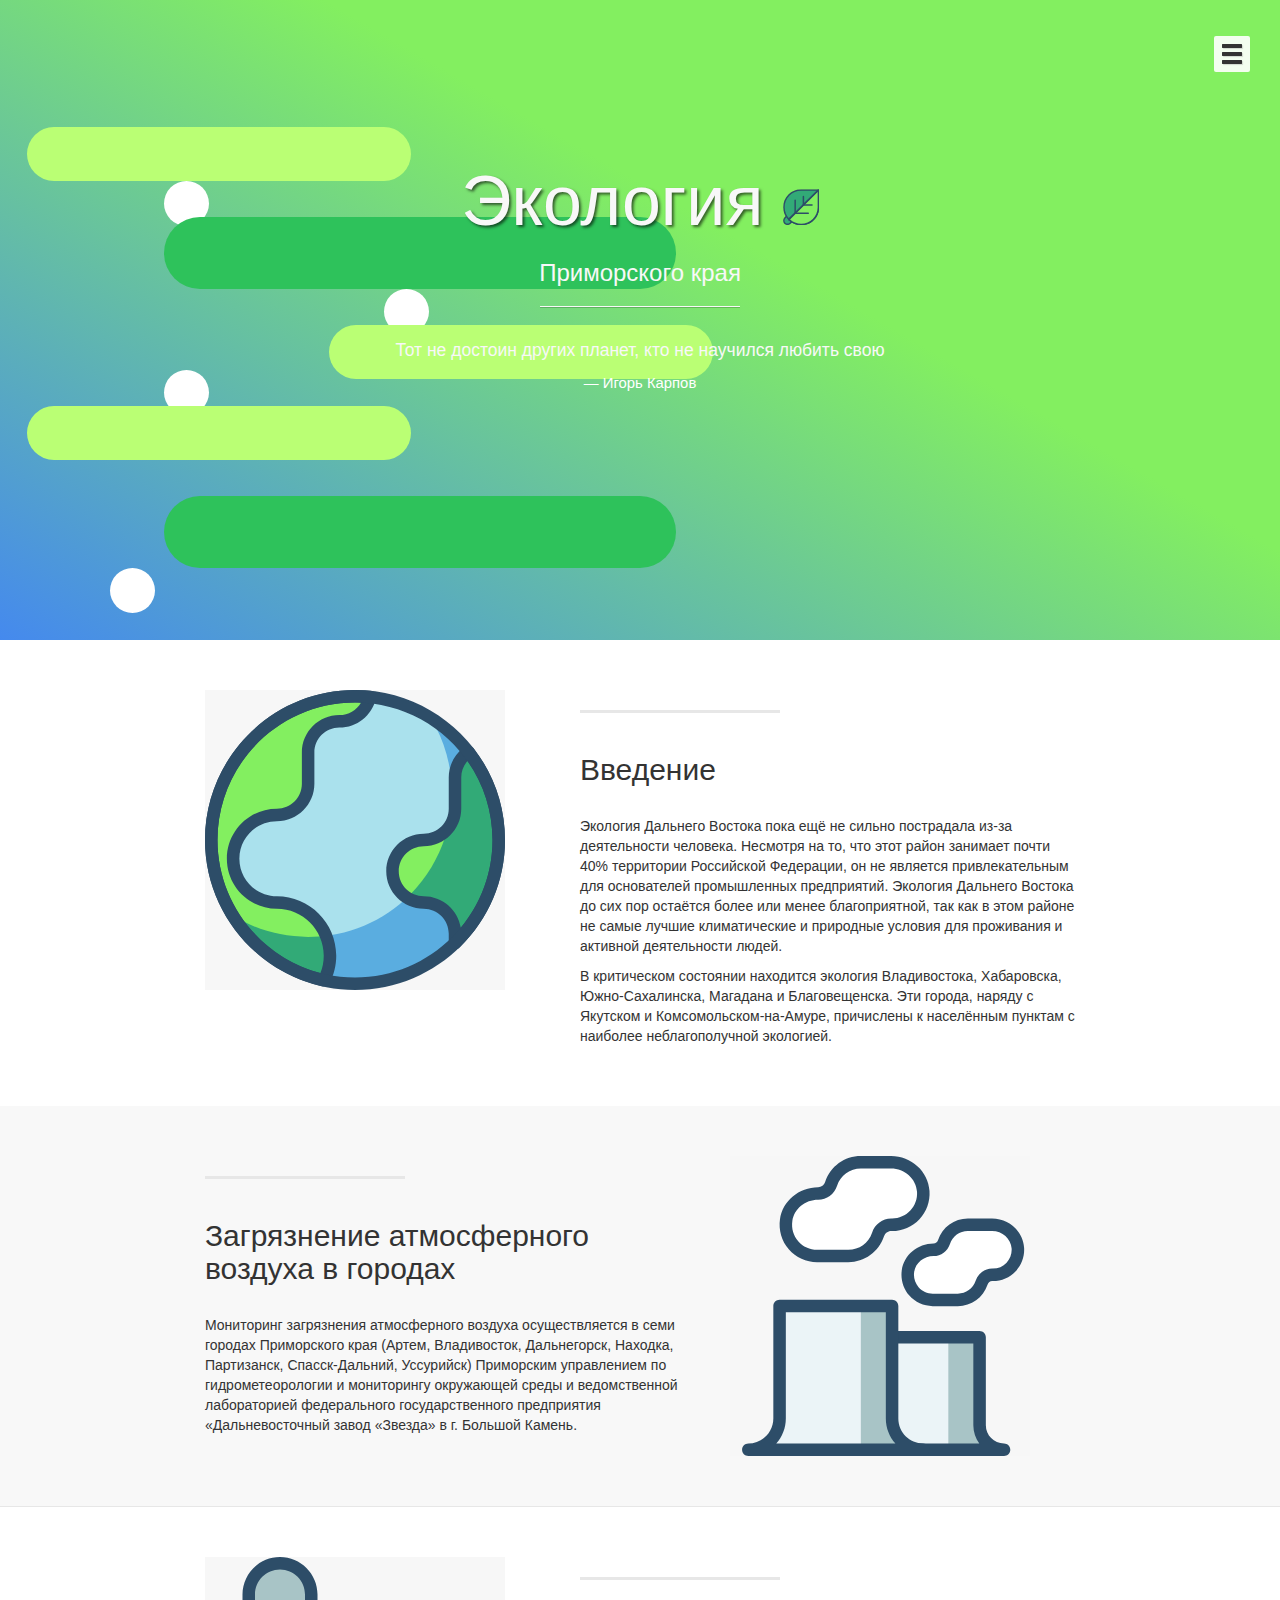
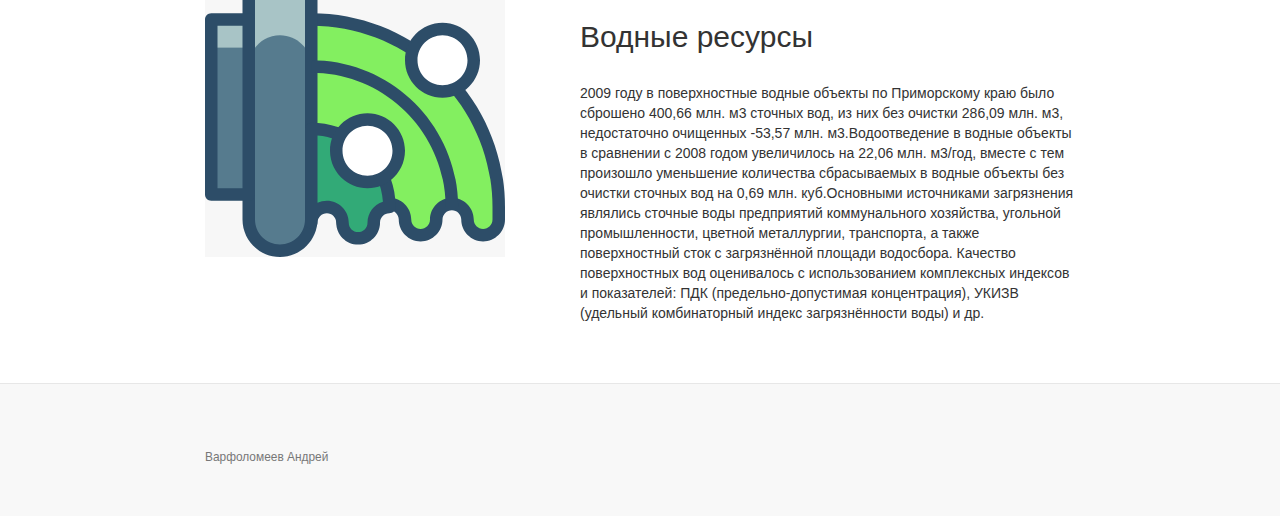
<file: index.html>
<!DOCTYPE html>
<html lang="en">
<head>
    <meta charset="UTF-8">
        <meta name="viewport" content="width=device-width, initial-scale=1">
    <title></title>
    <link rel="stylesheet" href="css/bootstrap.min.css">
    <link rel="stylesheet" href="css/bootstrap-theme.min.css">
    <link rel="stylesheet" href="css/main.css">
</head>
<body>
   
    <!-- MENU -->
    
    <div id="menu" class="closed">
        <span data-toggle="collapse" 
              data-target="#menu_" 
              id="target"     
              class="glyphicon glyphicon-menu-hamburger">
        </span>
        <ul id="menu_" class="collapse">
            <li><a href="#start">Введение</a></li>
            <li><a href="#air">Атмосферный воздух</a></li>
            <li><a href="#water">Водные ресурсы</a></li>
        </ul>
    </div>
    
    <!-- INTRO -->
    <section class="intro-header">
        <div id="animation">
            <div class="dropA d1"></div>
            <div class="dropC d4"></div>
            <div class="dropB d2"></div>
            <div class="dropD d5"></div>
            <div class="dropA d3"></div>

            <div class="dropD d4"></div>
            <div class="dropA d1"></div>
            <div class="dropB d2"></div>
            <div class="dropD d6"></div>
        </div>
        <div class="container">
            <div class="row">
                <div class="col-lg-12">
                    <div class="intro-message">
                        <h1>Экология <img class="intro-img" src="SVG/greenleaf.svg" alt=""></h1>
                        <h3>Приморского края</h3>
                        <hr class="intro-divider">
                        <blockquote>
                             <p>Тот не достоин других планет, кто не научился любить свою</p>
                              <small>Игорь Карпов</small>
                        </blockquote>
                    </div>
                </div>
            </div>
        </div>
    </section>
    
    <!-- -->
    <section id="start" class="content-section">
        <div class="container">
            <div class="row">
                <div class="col-lg-5 col-sm-6">
                   <img class="section-img" src="SVG/environment.svg" alt="">
                </div>
               <div class="col-lg-7 col-sm-6">
                    <hr class="section-heading-spacer">
                    <div class="clearfix"></div>
                    <h2 class="section-heading">
                        Введение
                    </h2>
                    <p>Экология Дальнего Востока пока ещё не сильно пострадала из-за деятельности человека. 
                    Несмотря на то, что этот район занимает почти 40% территории Российской Федерации, 
                    он не является привлекательным для основателей промышленных предприятий. Экология 
                    Дальнего Востока до сих пор остаётся более или менее благоприятной, так как в этом 
                    районе не самые лучшие климатические и природные условия для проживания и активной 
                    деятельности людей.</p>
                    
                    <p>В критическом состоянии находится экология Владивостока, Хабаровска, Южно-Сахалинска, 
                    Магадана и Благовещенска. Эти города, наряду с Якутском и Комсомольском-на-Амуре, 
                    причислены к населённым пунктам с наиболее неблагополучной экологией.</p>
                </div>
            </div>
        </div>
    </section>
    
    <!--     3 section -->
    <section id="air" class="content-section-a">
        <div class="container">
            <div class="row">
                <div class="col-lg-7 col-sm-6">
                   <hr class="section-heading-spacer">
                   <div class="clearfix"></div>
                    <h2 class="section-heading">
                        Загрязнение атмосферного воздуха в городах
                    </h2>
                    <p>
                        Мониторинг загрязнения атмосферного воздуха осуществляется 
                        в семи городах Приморского края (Артем, Владивосток, Дальнегорск, 
                        Находка, Партизанск, Спасск-Дальний, Уссурийск) Приморским управлением 
                        по гидрометеорологии и мониторингу окружающей среды и ведомственной 
                        лабораторией федерального государственного предприятия «Дальневосточный 
                        завод «Звезда» в г. Большой Камень.
                    </p>
                </div>
                <div class="col-lg-5 col-sm-6">
                    <img class="section-img" src="SVG/nuclearpower.svg" alt="">
                </div>
            </div>
        </div>  
    </section>  
    
    <!--     4 section -->
    <section id="water" class="content-section-b">
        <div class="container">
            <div class="row">
                <div class="col-lg-5 col-sm-6">
                   <img class="section-img" src="SVG/toxicwastewater.svg" alt="">
                </div>
                <div class="col-lg-7 col-sm-6">
                    <hr class="section-heading-spacer">
                   <div class="clearfix"></div>
                    <h2 class="section-heading">
                        Водные ресурсы
                    </h2>
                    <p>
                     2009 году в поверхностные водные объекты по Приморскому краю было сброшено 
                     400,66 млн. м3 сточных вод, из них без очистки 286,09 млн. м3, недостаточно 
                     очищенных -53,57 млн. м3.Водоотведение в водные объекты в сравнении с 2008 
                     годом увеличилось на 22,06 млн. м3/год, вместе с тем произошло уменьшение 
                     количества сбрасываемых в водные объекты без очистки сточных вод на 0,69 млн. 
                     куб.Основными источниками загрязнения являлись сточные воды предприятий 
                     коммунального хозяйства, угольной промышленности, цветной металлургии, 
                     транспорта, а также поверхностный сток с загрязнённой площади водосбора. 
                     Качество поверхностных вод оценивалось с использованием комплексных индексов 
                     и показателей: ПДК (предельно-допустимая концентрация), УКИЗВ (удельный 
                     комбинаторный индекс загрязнённости воды) и др.
                    </p>
                </div>
            </div>
        </div>  
    </section> 
       
    <footer>
        <div class="container">
            <div class="row">
                <div class="col-lg-12">
                    <p class="copyright text-muted small">Варфоломеев Андрей</p>
                </div>
            </div>
        </div>
    </footer>
        
    <script src="js/jquery.min.js"></script>
    <script src="js/bootstrap.min.js"></script>
    <script src="js/menu.js"></script>
</body>
</html>
<!-- 
http://tympanus.net/codrops/2016/02/18/freebie-pollution-energy-icons/
-->
</file>
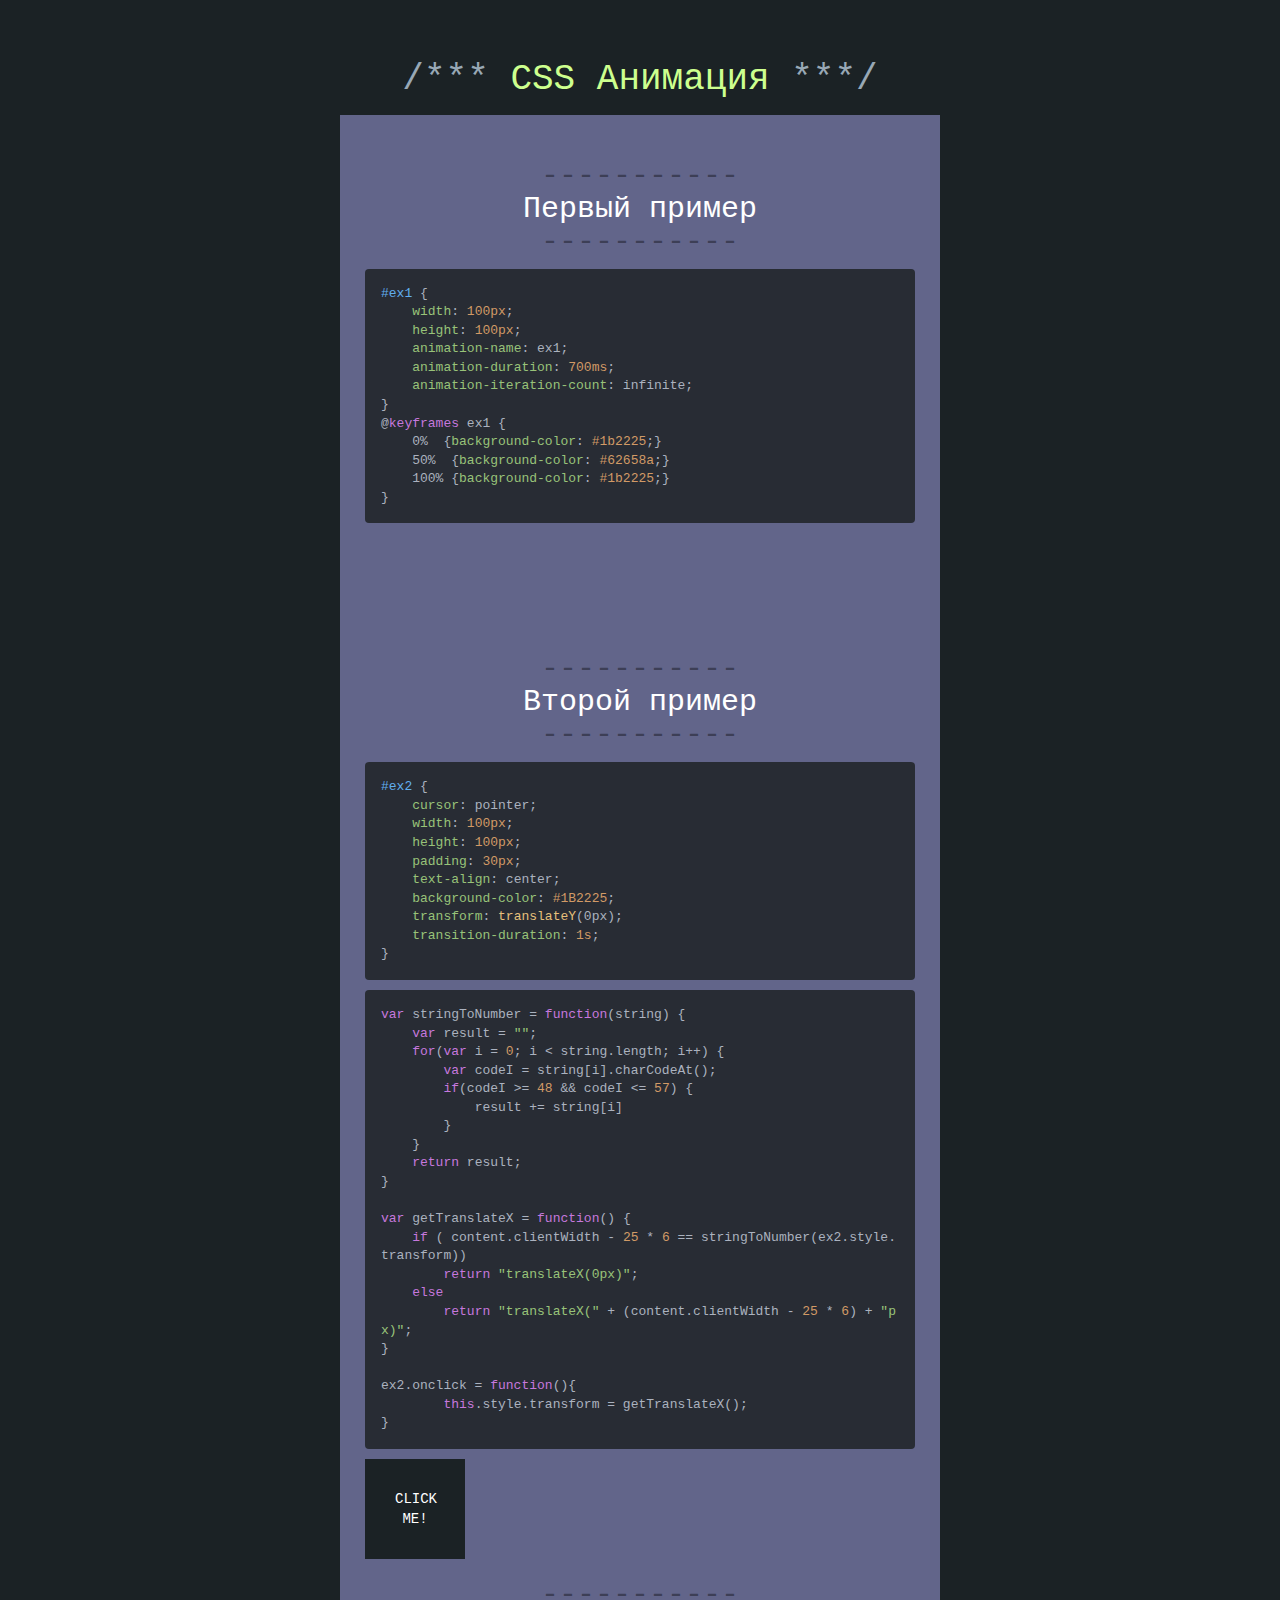
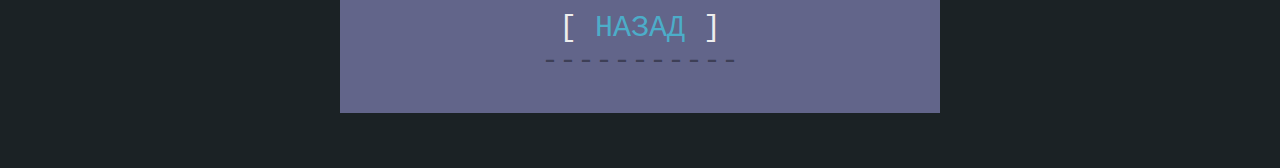
<file: css_animation.html>
<!DOCTYPE html>
<html lang="ru">
<head>
    <meta charset="UTF-8">
    <meta name="viewport" content="width=device-width, initial-scale=1.0">
    <meta http-equiv="X-UA-Compatible" content="ie=edge">
    <link rel="stylesheet" href="css/bootstrap.min.css">
    <link rel="stylesheet" href="css/bootstrap-theme.min.css">
    <link rel="stylesheet" href="highlight/styles/atom-one-dark.css">
    <title>Document</title>
    <style>
    body {
        background: #1B2225;
        color:#999;
        font-family: 'Overpass Mono', monospace;
    }
    .container {
        max-width: 650px;
        padding: 25px;
        margin: 15px auto;
    }
    .content {
        padding: 25px;
        margin: 15px auto;
        background: #62658a;
        color:#fff;
    }
    h1,h2 { text-align: center; }
    h1 {color: #CDFF8E;}
    h1:before {content:"/*** ";color: #98A8B5;}
    h1:after {content:" ***/";color: #98A8B5;}
    h2:before {content:"-----------";color:  rgba(0,0,0,0.4);display:block}
    h2:after {content:"-----------";color:  rgba(0,0,0,0.4);display:block}

    a {
        color:#4cadc9;
        text-decoration:none;
        transition:all 0.2s;
    }
    a:hover {
        text-decoration:none;
        border-bottom: 2px dotted;
    }
    a:before { content:"[ ";color:#eee }
    a:after { content:" ]";color:#eee }

    code { padding: 0px; }
    pre { background-color: #282c34; border: 0}
    button {
        background: #282c34;
        border: 0;
        padding: 5px;
    }
    /*
     *    CSS для примеров
     */
    /* ---1--- */
    #ex1 {
        width: 100px;
        height: 100px;
        animation-name: ex1;
        animation-duration: 700ms;
        animation-iteration-count: infinite;
    }
    @keyframes ex1 {
        0%  {background-color: #1b2225;}
        50%  {background-color: #62658a;}
        100% {background-color: #1b2225;}
    }
    /* ---2--- */
    #ex2 {
        cursor: pointer;
        width: 100px;
        height: 100px;
        padding: 30px;
        text-align: center;
        background-color: #1B2225;
        transform: translateY(0px);
        transition-duration: 1s;
    }
    </style>
</head>
<body>
    <div class="container">
        <h1>CSS Анимация</h1>
        <div class="content"  id="content">
             <h2>Первый пример</h2>
<pre><code class="css">#ex1 {
    width: 100px;
    height: 100px;
    animation-name: ex1;
    animation-duration: 700ms;
    animation-iteration-count: infinite;
}
@keyframes ex1 {
    0%  {background-color: #1b2225;}
    50%  {background-color: #62658a;}
    100% {background-color: #1b2225;}
}
</code></pre>
             <div id="ex1"></div>

             <h2>Второй пример</h2>
<pre><code class="css">#ex2 {
    cursor: pointer;
    width: 100px;
    height: 100px;
    padding: 30px;
    text-align: center;
    background-color: #1B2225;
    transform: translateY(0px);
    transition-duration: 1s;
}
</code></pre>
<pre><code class="javascript">var stringToNumber = function(string) {
    var result = "";
    for(var i = 0; i < string.length; i++) {
        var codeI = string[i].charCodeAt();
        if(codeI >= 48 && codeI <= 57) {
            result += string[i]
        }
    }
    return result;
}

var getTranslateX = function() {
    if ( content.clientWidth - 25 * 6 == stringToNumber(ex2.style.transform))
        return "translateX(0px)";
    else
        return "translateX(" + (content.clientWidth - 25 * 6) + "px)";
}

ex2.onclick = function(){
        this.style.transform = getTranslateX();
}
</code></pre>
            <div id="ex2">CLICK ME!</div>
            <h2 id="back"><a href="index.html">НАЗАД</a></h2>
        </div>
    </div>
    <script src="highlight/highlight.pack.js"></script>
    <script>
        hljs.initHighlightingOnLoad();

        console.log(content.clientWidth);

        var stringToNumber = function(string) {
            var result = "";
            for(var i = 0; i < string.length; i++) {
                var codeI = string[i].charCodeAt();
                if(codeI >= 48 && codeI <= 57) {
                    result += string[i]
                }
            }
            return result;
        }

        var getTranslateX = function() {
            if ( content.clientWidth - 25 * 6 == stringToNumber(ex2.style.transform)){
                return "translateX(0px)";
            }
            else if(content.clientWidth - 25 * 6 < stringToNumber(ex2.style.transform)){
                return "translateX(" + (content.clientWidth - 25 * 6) + "px)";
            }
            else {
                return "translateX(" + (content.clientWidth - 25 * 6) + "px)";
            }
        }

        window.onresize = function() {
            if(content.clientWidth - 25 * 6 < stringToNumber(ex2.style.transform))
                ex2.style.transform = getTranslateX();
        }

        ex2.onclick = function(){
                this.style.transform = getTranslateX();
        }
    </script>
</body>
</html>
</file>
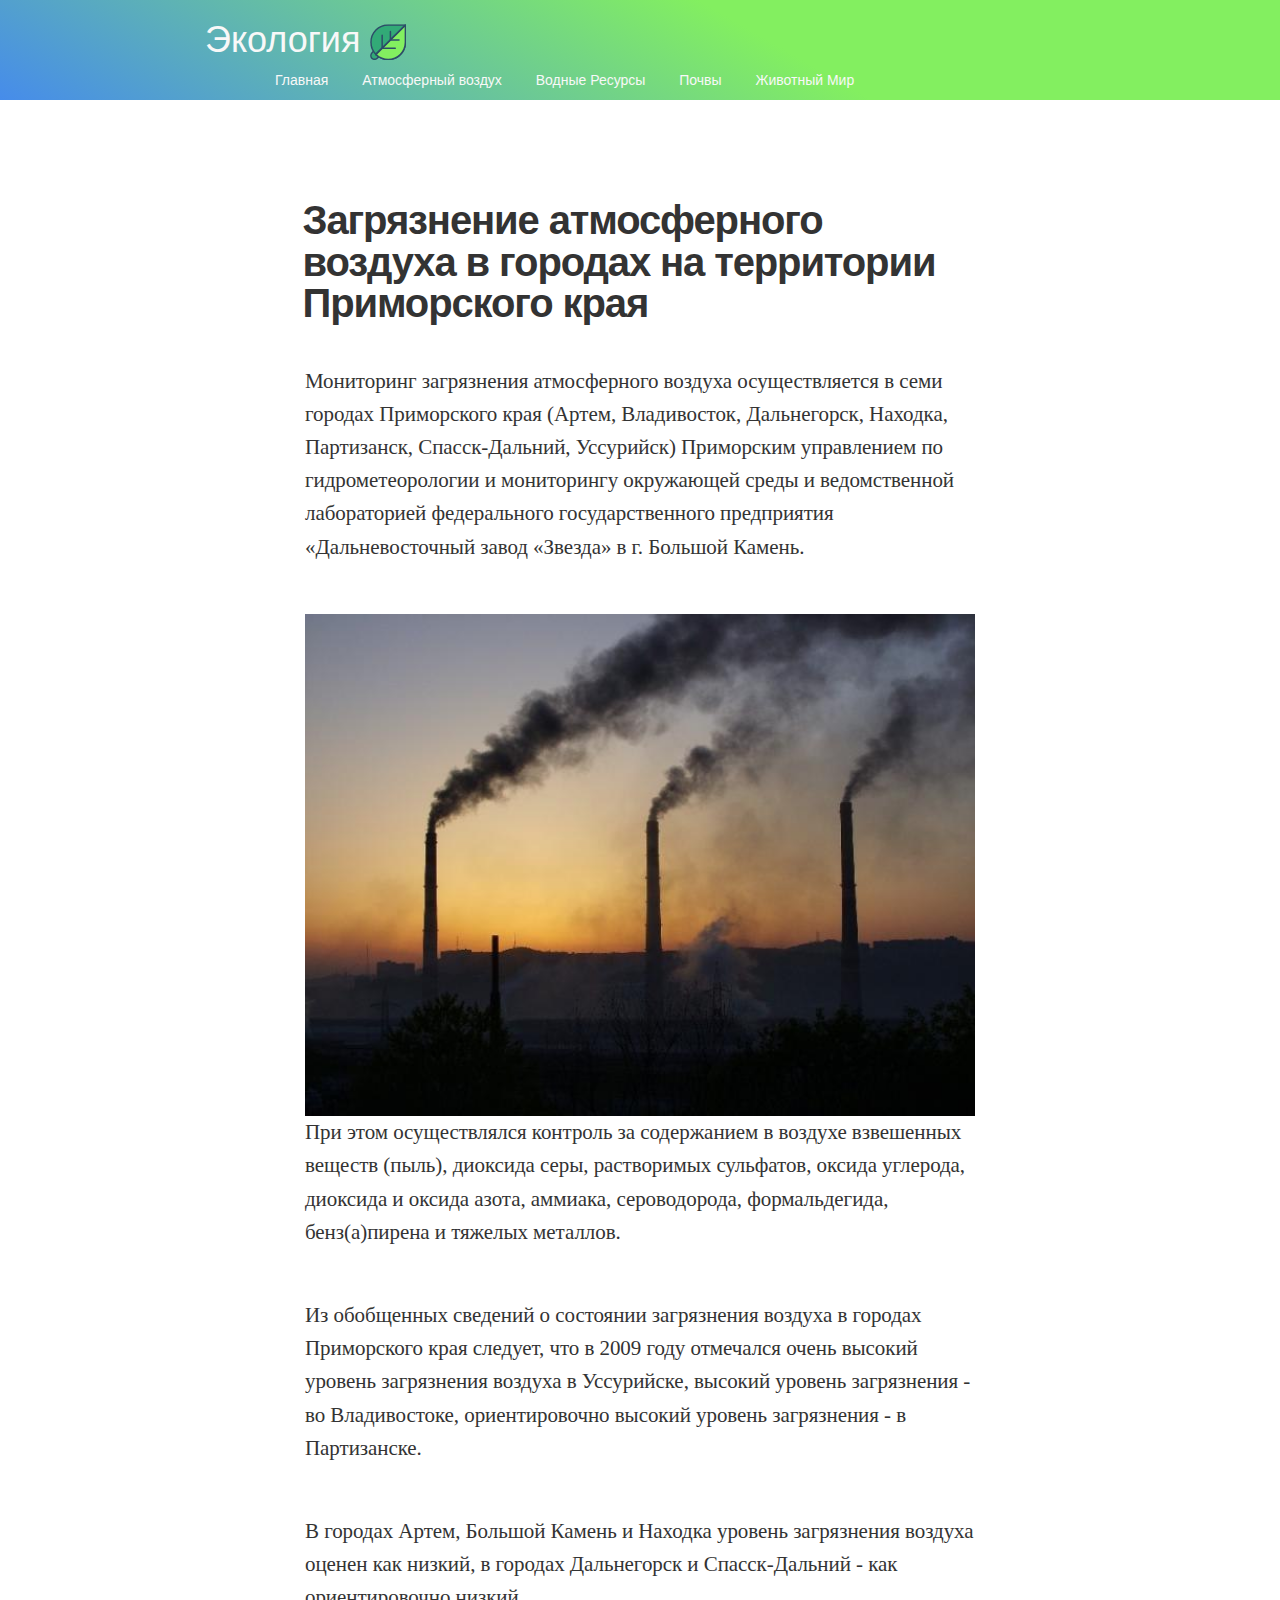
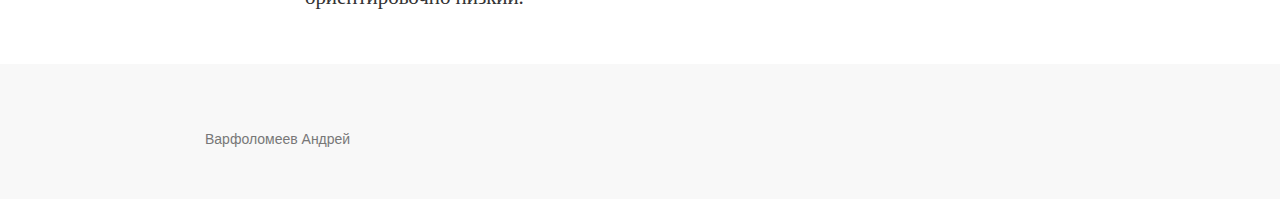
<file: details/air.html>
<!DOCTYPE html>
<html lang="ru">
<head>
    <meta charset="UTF-8">
    <meta name="viewport" content="width=device-width, initial-scale=1">
    <title></title>
    <link rel="stylesheet" href="../css/bootstrap.min.css">
    <link rel="stylesheet" href="../css/bootstrap-theme.min.css">
    <link rel="stylesheet" href="../css/main.css">
</head>
<body>
	<div id="header" class="article-header">
		<div class="container">		
			<h1>Экология <img class="intro-img" src="../SVG/greenleaf.svg" alt=""></h1>
			<div class="article-menu">
				<ul>
					<li><a href="../index.html">Главная</a></li>
					<li><a href="air.html">Атмосферный воздух</a></li>
					<li><a href="water.html">Водные Ресурсы</a></li>
					<li><a href="ground.html">Почвы</a></li>
					<li><a href="animals.html">Животный Мир</a></li>
				</ul>
			</div>
		</div>
	</div>

	<div class="container article">
		<h2 class="article-name">Загрязнение атмосферного воздуха в городах на территории Приморского края </h2>
		<p>
			Мониторинг загрязнения атмосферного воздуха осуществляется в семи городах Приморского края (Артем, Владивосток, Дальнегорск, Находка, Партизанск, Спасск-Дальний, Уссурийск) Приморским управлением по гидрометеорологии и мониторингу окружающей среды и ведомственной лабораторией федерального государственного предприятия «Дальневосточный завод «Звезда» в г. Большой Камень. 
		</p>
		<img src="../img/air.jpg" alt="">
		<p>
			При этом осуществлялся контроль за содержанием в воздухе взвешенных веществ (пыль), диоксида серы, растворимых сульфатов, оксида углерода, диоксида и оксида азота, аммиака, сероводорода, формальдегида, бенз(а)пирена и тяжелых металлов. 
		</p>
		<p>
			Из обобщенных сведений о состоянии загрязнения воздуха в городах Приморского края следует, что в 2009 году отмечался очень высокий уровень загрязнения воздуха в Уссурийске, высокий уровень загрязнения - во Владивостоке, ориентировочно высокий уровень загрязнения - в Партизанске. 
		</p>

		<p>
			В городах Артем, Большой Камень и Находка уровень загрязнения воздуха оценен как низкий, в городах Дальнегорск и Спасск-Дальний - как ориентировочно низкий.
		</p>
	</div>
	<footer>
        <div class="container">
            <div class="row">
                <div class="col-lg-12">
                    <p class="copyright text-muted">Варфоломеев Андрей</p>
                </div>
            </div>
        </div>
    </footer>
    <script src="../js/jquery.min.js"></script>
    <script src="../js/bootstrap.min.js"></script>
	<script src="../js/main.js"></script>
</body>
</html>
</file>
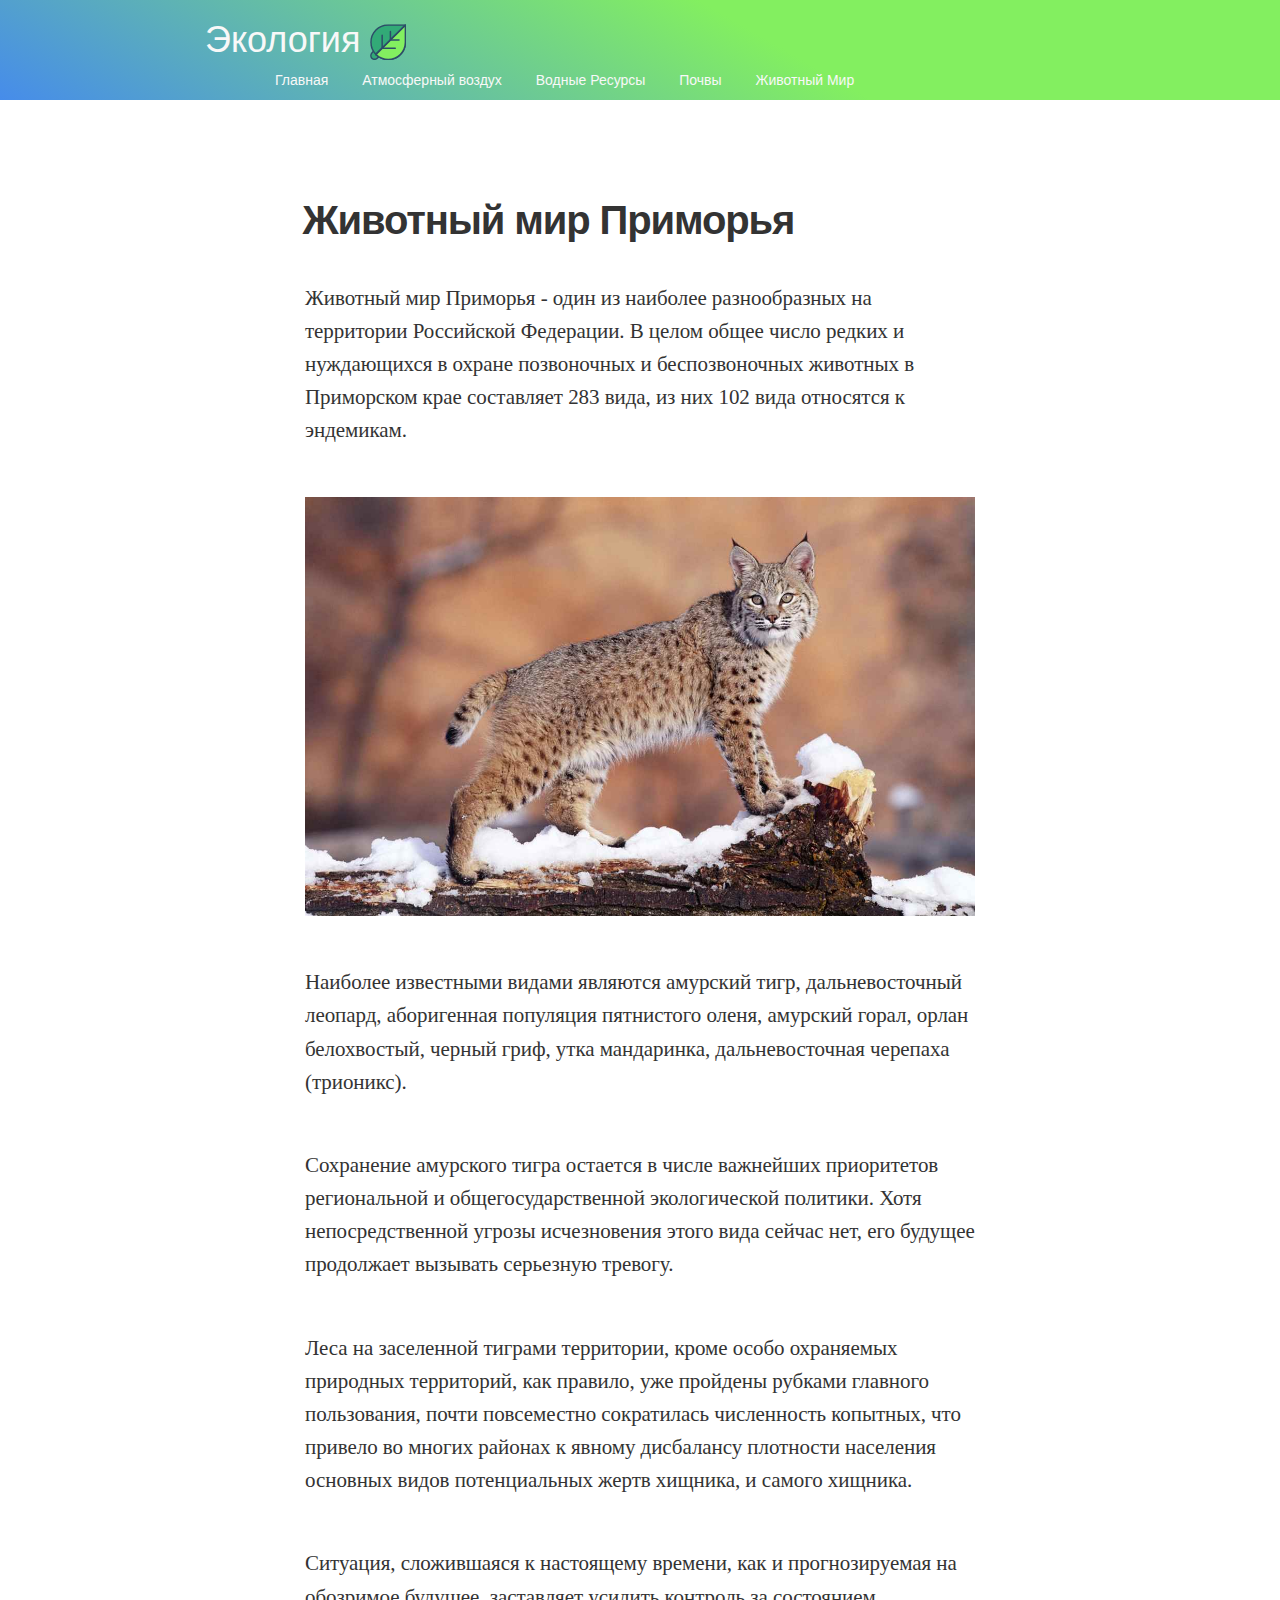
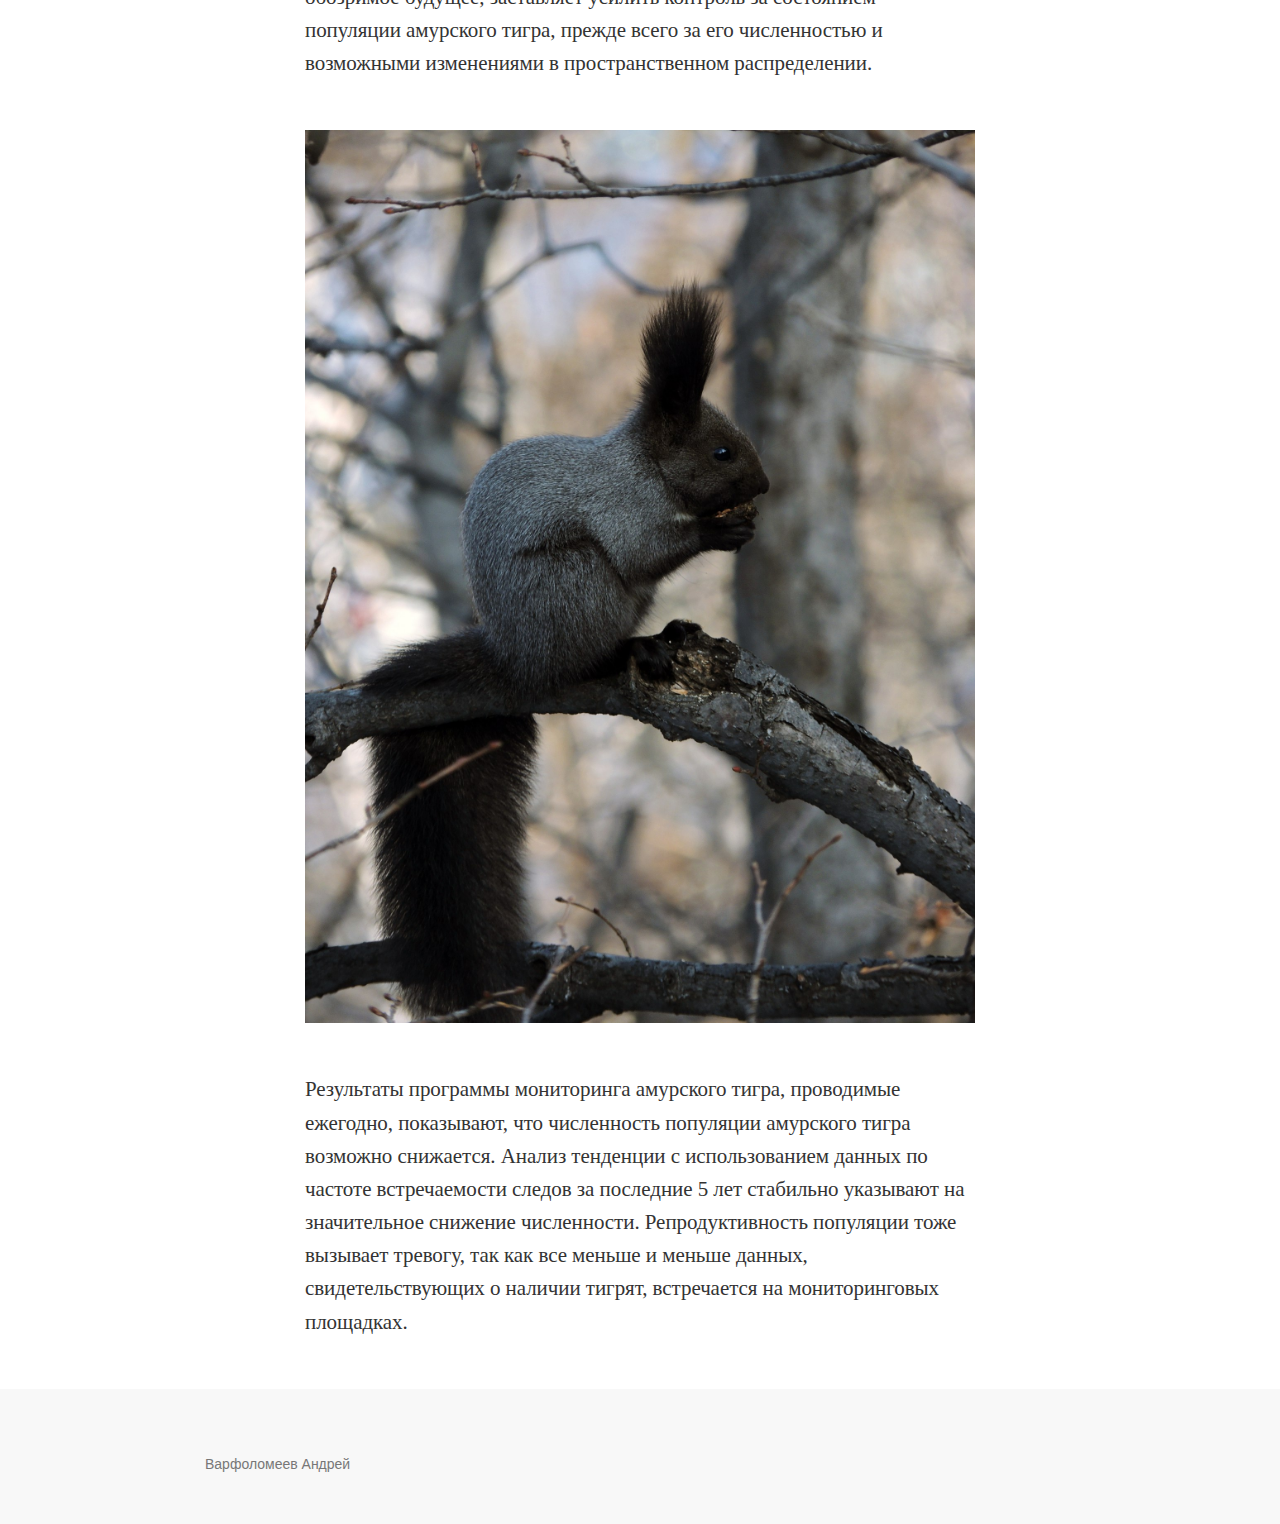
<file: details/animals.html>
<!DOCTYPE html>
<html lang="ru">
<head>
    <meta charset="UTF-8">
    <meta name="viewport" content="width=device-width, initial-scale=1">
    <title></title>
    <link rel="stylesheet" href="../css/bootstrap.min.css">
    <link rel="stylesheet" href="../css/bootstrap-theme.min.css">
    <link rel="stylesheet" href="../css/main.css">
</head>
<body>
	<div id="header" class="article-header">
		<div class="container">		
			<h1>Экология <img class="intro-img" src="../SVG/greenleaf.svg" alt=""></h1>
			<div class="article-menu">
				<ul>
					<li><a href="../index.html">Главная</a></li>
					<li><a href="air.html">Атмосферный воздух</a></li>
					<li><a href="water.html">Водные Ресурсы</a></li>
					<li><a href="ground.html">Почвы</a></li>
					<li><a href="animals.html">Животный Мир</a></li>
				</ul>
			</div>
		</div>
	</div>

	<div class="container article">
		<h2 class="article-name">Животный мир Приморья</h2>
		<p>
			Животный мир Приморья - один из наиболее разнообразных на территории Российской Федерации. В целом общее число редких и нуждающихся в охране позвоночных и беспозвоночных животных в Приморском крае составляет 283 вида, из них 102 вида относятся к эндемикам. 
		</p>
		<p><img src="../img/animals.jpg" alt=""></p>
		<p>
			Наиболее известными видами являются амурский тигр, дальневосточный леопард, аборигенная популяция пятнистого оленя, амурский горал, орлан белохвостый, черный гриф, утка мандаринка, дальневосточная черепаха (трионикс). 
		</p>

		<p>
			Сохранение амурского тигра остается в числе важнейших приоритетов региональной и общегосударственной экологической политики. Хотя непосредственной угрозы исчезновения этого вида сейчас нет, его будущее продолжает вызывать серьезную тревогу. 
		</p>

		<p>
			Леса на заселенной тиграми территории, кроме особо охраняемых природных территорий, как правило, уже пройдены рубками главного пользования, почти повсеместно сократилась численность копытных, что привело во многих районах к явному дисбалансу плотности населения основных видов потенциальных жертв хищника, и самого хищника. 
		</p>

		<p>
			Ситуация, сложившаяся к настоящему времени, как и прогнозируемая на обозримое будущее, заставляет усилить контроль за состоянием популяции амурского тигра, прежде всего за его численностью и возможными изменениями в пространственном распределении. 
		</p>
		<p><img src="../img/animals(1).jpg" alt=""></p>
		<p>
			Результаты программы мониторинга амурского тигра, проводимые ежегодно, показывают, что численность популяции амурского тигра возможно снижается. Анализ тенденции с использованием данных по частоте встречаемости следов за последние 5 лет стабильно указывают на значительное снижение численности. Репродуктивность популяции тоже вызывает тревогу, так как все меньше и меньше данных, свидетельствующих о наличии тигрят, встречается на мониторинговых площадках.
		</p>
	</div>
	<footer>
        <div class="container">
            <div class="row">
                <div class="col-lg-12">
                    <p class="copyright text-muted">Варфоломеев Андрей</p>
                </div>
            </div>
        </div>
    </footer>
    <script src="../js/jquery.min.js"></script>
    <script src="../js/bootstrap.min.js"></script>
	<script src="../js/main.js"></script>
</body>
</html>
</file>
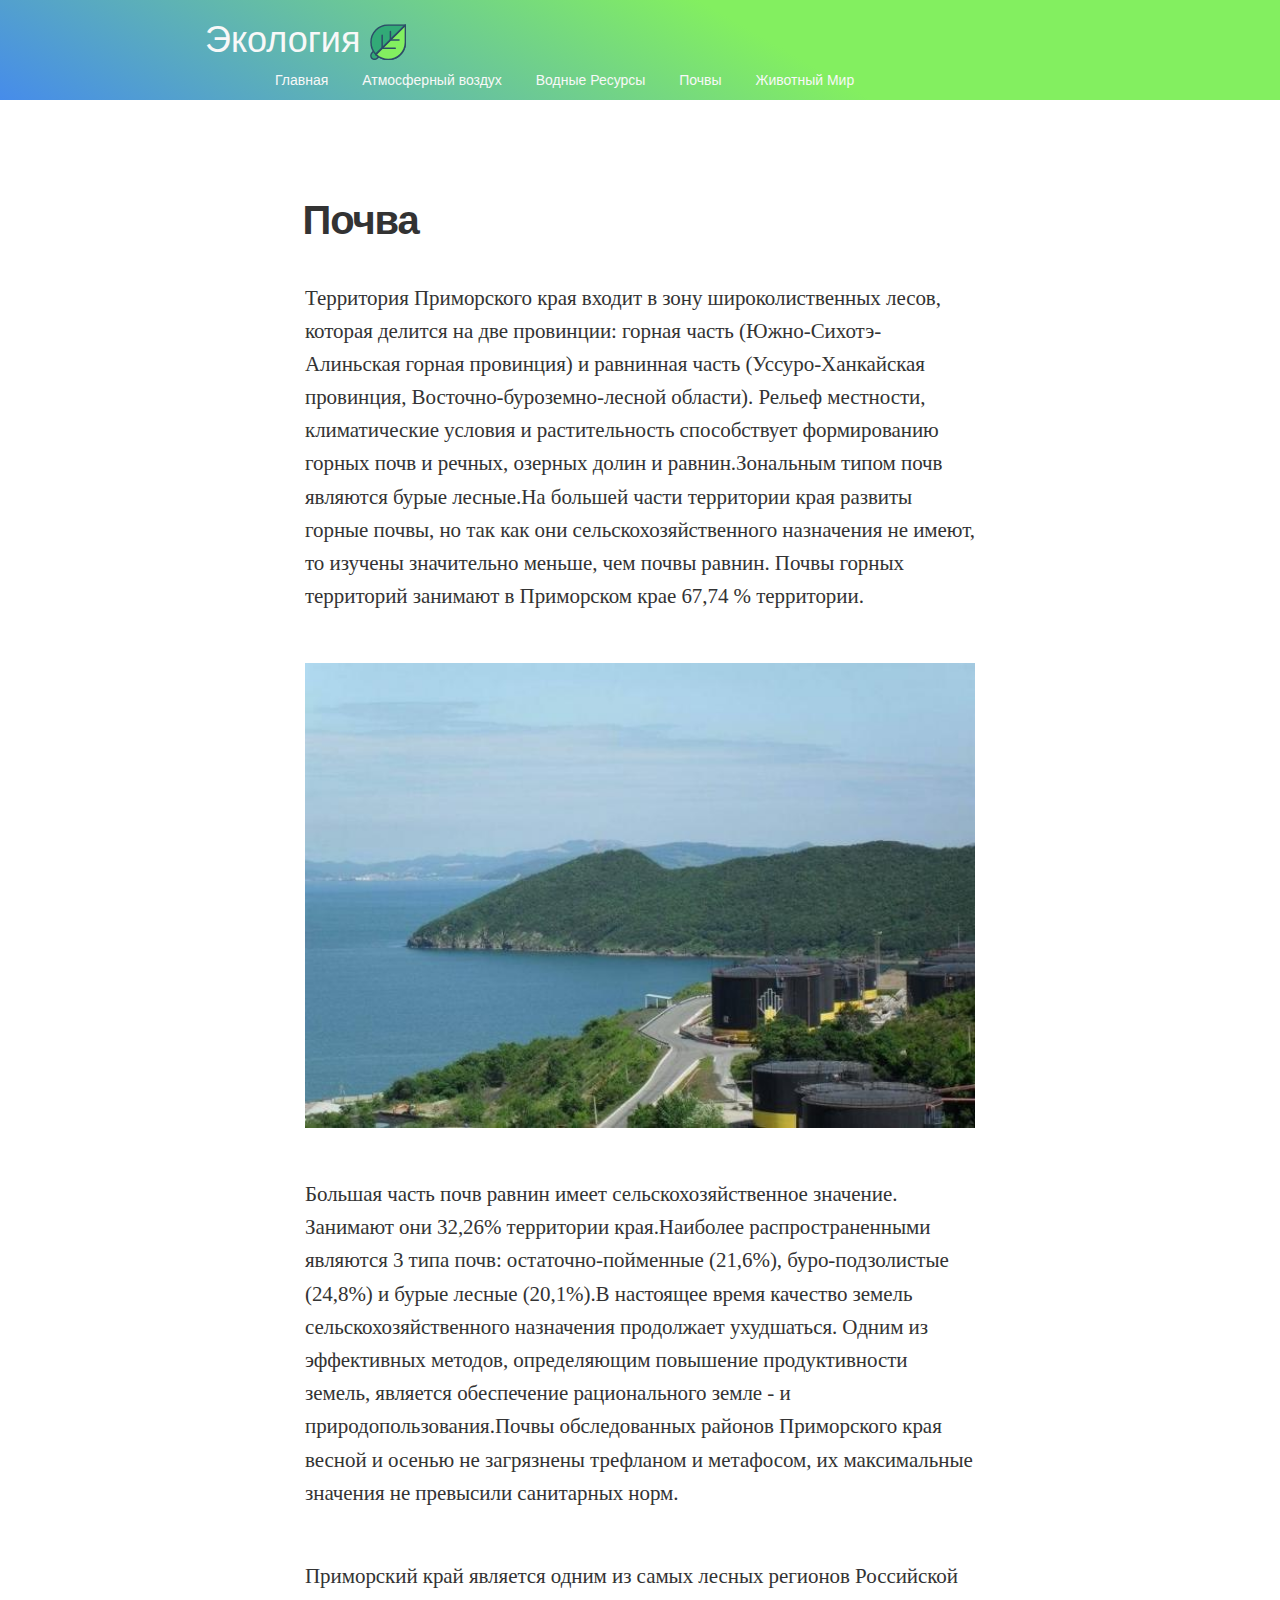
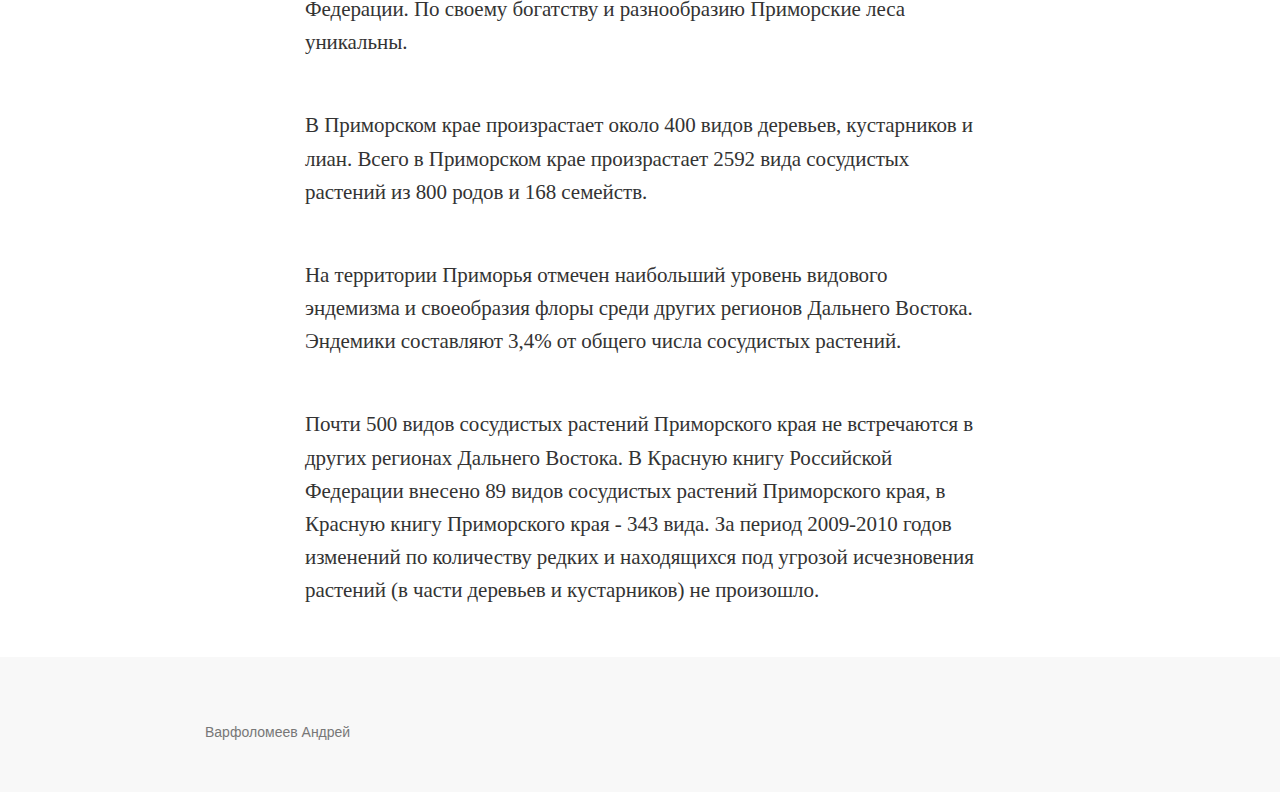
<file: details/ground.html>
<!DOCTYPE html>
<html lang="ru">
<head>
    <meta charset="UTF-8">
    <meta name="viewport" content="width=device-width, initial-scale=1">
    <title></title>
    <link rel="stylesheet" href="../css/bootstrap.min.css">
    <link rel="stylesheet" href="../css/bootstrap-theme.min.css">
    <link rel="stylesheet" href="../css/main.css">
</head>
<body>
	<div id="header" class="article-header">
		<div class="container">		
			<h1>Экология <img class="intro-img" src="../SVG/greenleaf.svg" alt=""></h1>
			<div class="article-menu">
				<ul>
					<li><a href="../index.html">Главная</a></li>
					<li><a href="air.html">Атмосферный воздух</a></li>
					<li><a href="water.html">Водные Ресурсы</a></li>
					<li><a href="ground.html">Почвы</a></li>
					<li><a href="animals.html">Животный Мир</a></li>
				</ul>
			</div>
		</div>
	</div>

	<div class="container article">
		<h2 class="article-name">Почва</h2>
		<p>
			Территория Приморского края входит в зону широколиственных лесов, которая делится на две провинции: горная часть (Южно-Сихотэ-Алиньская горная провинция) и равнинная часть (Уссуро-Ханкайская провинция, Восточно-буроземно-лесной области). Рельеф местности, климатические условия и растительность способствует формированию горных почв и речных, озерных долин и равнин.Зональным типом почв являются бурые лесные.На большей части территории края развиты горные почвы, но так как они сельскохозяйственного назначения не имеют, то изучены значительно меньше, чем почвы равнин. Почвы горных территорий занимают в Приморском крае 67,74 % территории. 
		</p>
		<p><img src="../img/ground.jpg" alt=""></p>
		<p>
			Большая часть почв равнин имеет сельскохозяйственное значение. Занимают они 32,26% территории края.Наиболее распространенными являются 3 типа почв: остаточно-пойменные (21,6%), буро-подзолистые (24,8%) и бурые лесные (20,1%).В настоящее время качество земель сельскохозяйственного назначения продолжает ухудшаться. Одним из эффективных методов, определяющим повышение продуктивности земель, является обеспечение рационального земле - и природопользования.Почвы обследованных районов Приморского края весной и осенью не загрязнены трефланом и метафосом, их максимальные значения не превысили санитарных норм.
		</p>
		<p>
			Приморский край является одним из самых лесных регионов Российской Федерации. По своему богатству и разнообразию Приморские леса уникальны.
		</p> 

		<p>
			В Приморском крае произрастает около 400 видов деревьев, кустарников и лиан. Всего в Приморском крае произрастает 2592 вида сосудистых растений из 800 родов и 168 семейств. 
		</p>

		<p>
			На территории Приморья отмечен наибольший уровень видового эндемизма и своеобразия флоры среди других регионов Дальнего Востока. Эндемики составляют 3,4% от общего числа сосудистых растений. 
		</p>

		<p>
			Почти 500 видов сосудистых растений Приморского края не встречаются в других регионах Дальнего Востока. В Красную книгу Российской Федерации внесено 89 видов сосудистых растений Приморского края, в Красную книгу Приморского края - 343 вида. За период 2009-2010 годов изменений по количеству редких и находящихся под угрозой исчезновения растений (в части деревьев и кустарников) не произошло.
		</p>
	</div>
	<footer>
        <div class="container">
            <div class="row">
                <div class="col-lg-12">
                    <p class="copyright text-muted">Варфоломеев Андрей</p>
                </div>
            </div>
        </div>
    </footer>
        <script src="../js/jquery.min.js"></script>
    <script src="../js/bootstrap.min.js"></script>
    <script src="../js/main.js"></script>
</body>
</html>
</file>
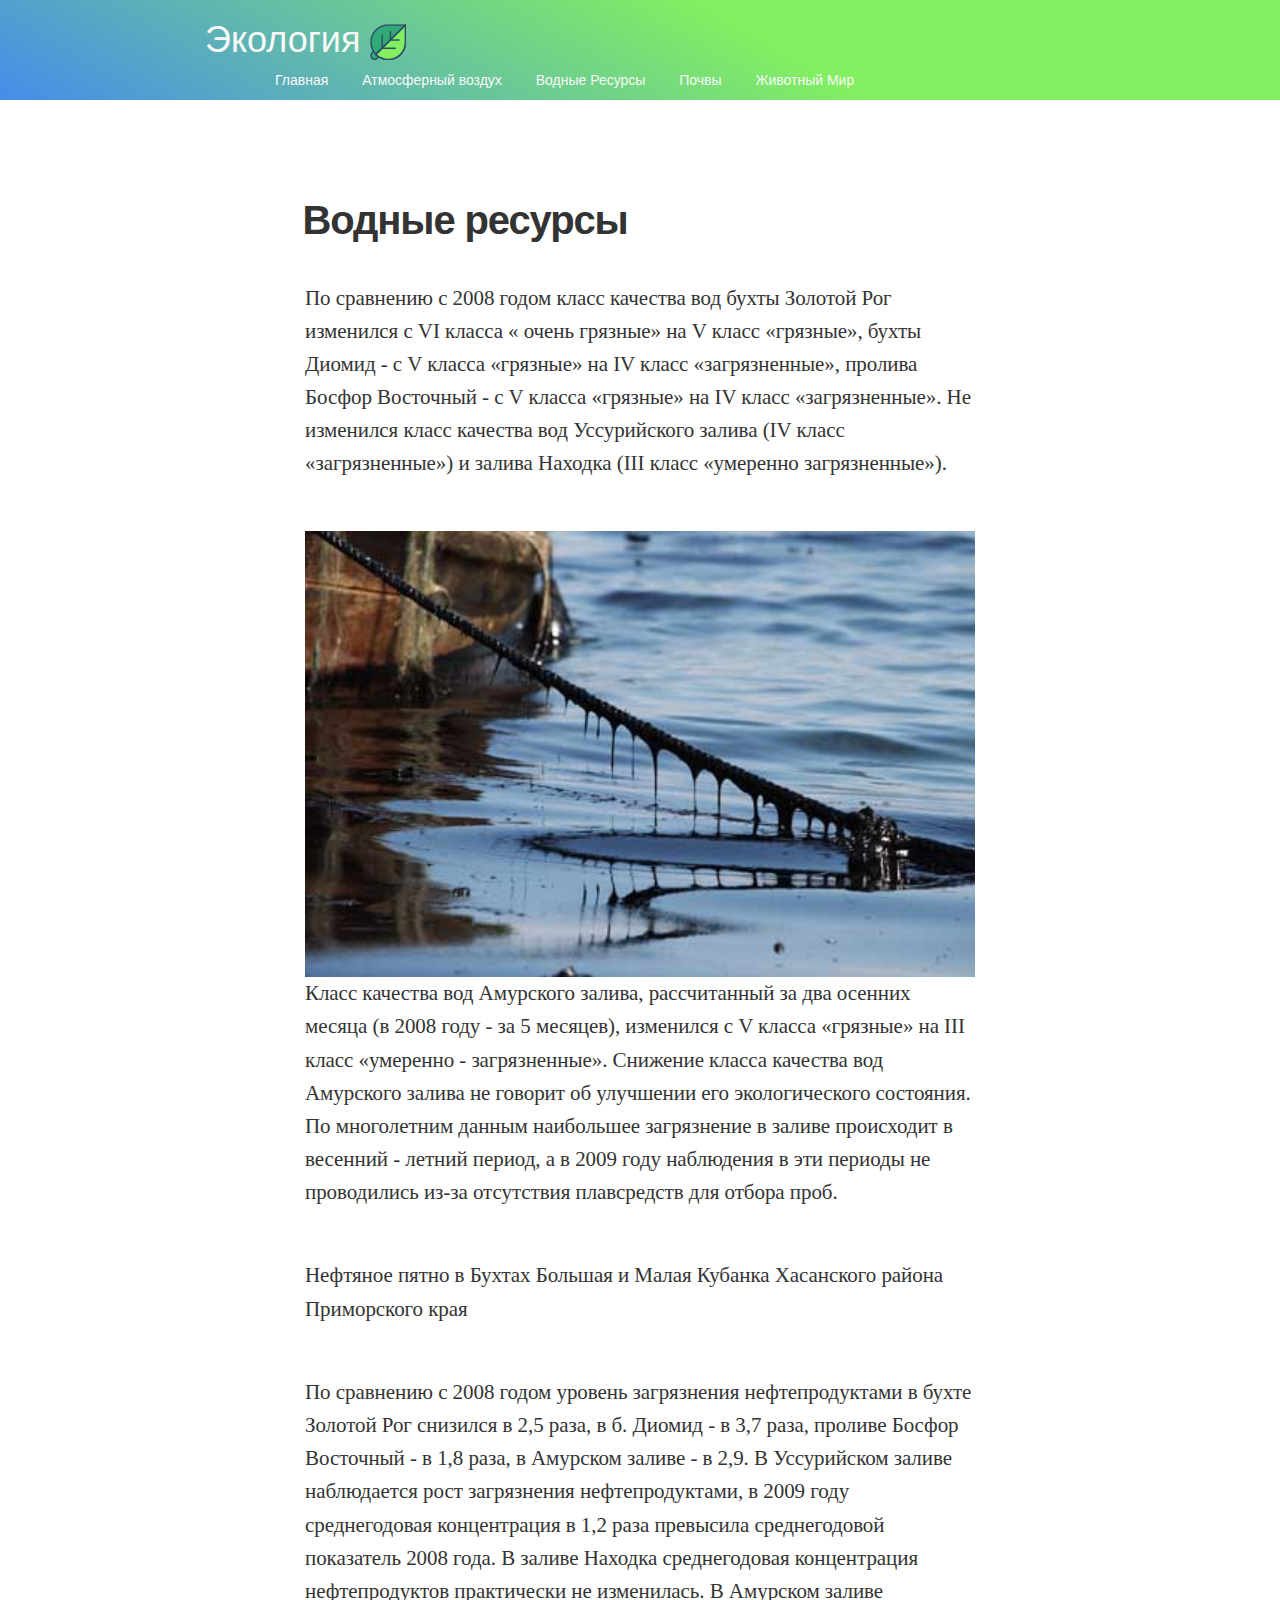
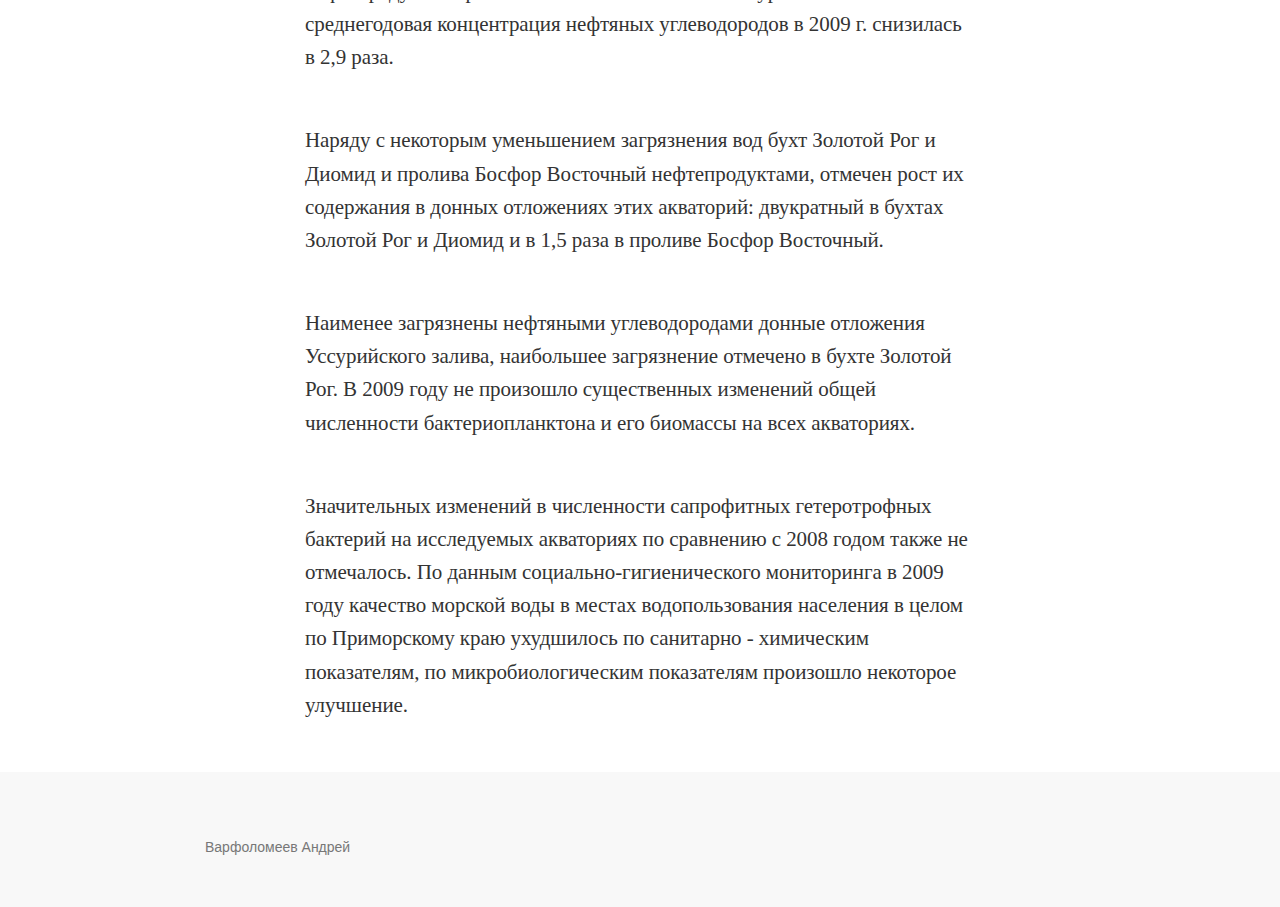
<file: details/water.html>
<!DOCTYPE html>
<html lang="ru">
<head>
    <meta charset="UTF-8">
    <meta name="viewport" content="width=device-width, initial-scale=1">
    <title></title>
    <link rel="stylesheet" href="../css/bootstrap.min.css">
    <link rel="stylesheet" href="../css/bootstrap-theme.min.css">
    <link rel="stylesheet" href="../css/main.css">
</head>
<body>
	<div id="header" class="article-header">
		<div class="container">		
			<h1>Экология <img class="intro-img" src="../SVG/greenleaf.svg" alt=""></h1>
			<div class="article-menu">
				<ul>
					<li><a href="../index.html">Главная</a></li>
					<li><a href="air.html">Атмосферный воздух</a></li>
					<li><a href="water.html">Водные Ресурсы</a></li>
					<li><a href="ground.html">Почвы</a></li>
					<li><a href="animals.html">Животный Мир</a></li>
				</ul>
			</div>
		</div>
	</div>

	<div class="container article">
		<h2 class="article-name">Водные ресурсы</h2>
		<p>
			По сравнению с 2008 годом класс качества вод бухты Золотой Рог изменился с VI класса « очень грязные» на V класс «грязные», бухты Диомид - с V класса «грязные» на IV класс «загрязненные», пролива Босфор Восточный - с V класса «грязные» на IV класс «загрязненные». Не изменился класс качества вод Уссурийского залива (IV класс «загрязненные») и залива Находка (III класс «умеренно загрязненные»).
		</p>
		<img src="../img/water.jpg" alt="">
		<p>
			Класс качества вод Амурского залива, рассчитанный за два осенних месяца (в 2008 году - за 5 месяцев), изменился с V класса «грязные» на III класс «умеренно - загрязненные». Снижение класса качества вод Амурского залива не говорит об улучшении его экологического состояния. По многолетним данным наибольшее загрязнение в заливе происходит в весенний - летний период, а в 2009 году наблюдения в эти периоды не проводились из-за отсутствия плавсредств для отбора проб.
		</p>


		<p>
			Нефтяное пятно в Бухтах Большая и Малая Кубанка Хасанского района Приморского края
		</p>

		<p>
			По сравнению с 2008 годом уровень загрязнения нефтепродуктами в бухте Золотой Рог снизился в 2,5 раза, в б. Диомид - в 3,7 раза, проливе Босфор Восточный - в 1,8 раза, в Амурском заливе - в 2,9. В Уссурийском заливе наблюдается рост загрязнения нефтепродуктами, в 2009 году среднегодовая концентрация в 1,2 раза превысила среднегодовой показатель 2008 года. В заливе Находка среднегодовая концентрация нефтепродуктов практически не изменилась. В Амурском заливе среднегодовая концентрация нефтяных углеводородов в 2009 г. снизилась в 2,9 раза.
		</p>

		<p>
			Наряду с некоторым уменьшением загрязнения вод бухт Золотой Рог и Диомид и пролива Босфор Восточный нефтепродуктами, отмечен рост их содержания в донных отложениях этих акваторий: двукратный в бухтах Золотой Рог и Диомид и в 1,5 раза в проливе Босфор Восточный.
		</p>

		<p>
			Наименее загрязнены нефтяными углеводородами донные отложения Уссурийского залива, наибольшее загрязнение отмечено в бухте Золотой Рог. В 2009 году не произошло существенных изменений общей численности бактериопланктона и его биомассы на всех акваториях.
		</p>

		<p>
			Значительных изменений в численности сапрофитных гетеротрофных бактерий на исследуемых акваториях по сравнению с 2008 годом также не отмечалось. По данным социально-гигиенического мониторинга в 2009 году качество морской воды в местах водопользования населения в целом по Приморскому краю ухудшилось по санитарно - химическим показателям, по микробиологическим показателям произошло некоторое улучшение.
		</p>
	</div>
	<footer>
        <div class="container">
            <div class="row">
                <div class="col-lg-12">
                    <p class="copyright text-muted">Варфоломеев Андрей</p>
                </div>
            </div>
        </div>
    </footer>
    <script src="../js/jquery.min.js"></script>
    <script src="../js/bootstrap.min.js"></script>
	<script src="../js/main.js"></script>
</body>
</html>
</file>
<file: css/main.css>
@font-face {
    font-family: 'glyphicons-halflings';
    src: url('../fonts/glyphicons-halflings-regular.eot');
    src: url('../fonts/glyphicons-halflings-regular.eot') format('embedded-opentype'),
         url('../fonts/glyphicons-halflings-regular.woff2') format('woff2'),
         url('../fonts/glyphicons-halflings-regular.woff') format('woff'),
         url('../fonts/glyphicons-halflings-regular.ttf') format('truetype'),
         url('../fonts/glyphicons-halflings-regular.svg') format('svg');
    font-weight: normal;
    font-style: normal
}
body,
html {
    width: 100%;
    height: 100%;
}
body, h1, h2, h3, h4, h5, h6 {
    font-family: "Lato","Helvetica Neue",Helvetica,Arial,sans-serif;
    font-weight: 500;
}
/*
 * Menu | Custom Bootstrap
 */
#menu {
    position: fixed;
    top: 30px;
    right: 30px;
    z-index: 50;
}
#menu span {
    padding: 5px;
    background: rgba(255,255,255,.9);
    text-shadow: 1px 1px 1px rgba(127, 127, 127, 0.3);
    background: rgba(255,255,255,.9);
    border-radius: 2px;
    border: 1px solid transparent
}
#menu > ul,li {
    list-style-type: none;
}
#menu a{
    text-decoration: none;
    color: #000;
}
#menu li {
    padding-top: 10px;
}
.icon-menu:before {
    content: '\e801';
}
#menu ul {
    position: absolute;
    top: 50px;
    right: 0;
    margin: 0;
    border: 1px solid #efefef;
    border-bottom: 1px solid #ddd;
    border-radius: 2px;
    padding: 25px;
    background: rgba(255,255,255,.95);
    box-shadow: 0 1px 3px 0 #eee;
}
.icon-menu:before {
    content: '\e801';
    position: absolute;
    top: 0;
    right: 0;
    padding: 10px;
    background: rgba(255,255,255,.9);
    z-index: 5;
}
.glyphicon {
    margin-top: 5px;
    margin-bottom: 10px;
    font-size: 24px;
}
/*
 * intro animation
 */
#animation{
    padding-top: 50px;
    position: absolute;
}
.dropA {
	position: relative;
	left: 0%;
	margin: 3vh;
	height: 6vh;
	width: 30vw;
	background: #BAFF74;
	border-radius: 6vh;
}

.dropB {
	position: relative;
	margin: 4vh;
	height: 8vh;
	width: 40vw;
	background: #2EC25B;
	border-radius: 4vh;
}

.dropC,
.dropD{
	position: absolute;
	margin: -3vh;
	height: 5vh;
	width: 5vh;
	background: #FFF;
	border-radius: 4vh;
}
.dropD{
	margin: -4vh;
}

.d1 {
	margin-right: 10%;
	animation: l2r 9s infinite linear;
}

.d2 {
	margin-left: 30%;
	animation: r2l 9s infinite linear;
}

.d3 {
	margin-left: 60%;
	animation: r2l 7s infinite linear;
}

.d4 {
	margin-left: 30%;
	animation: r2l2 11s infinite linear;
}
.d5 {
	margin-left: 70%;
	animation: l2r2 13s infinite linear;
}
.d6 {
	margin-left: 20%;
	animation: l2r2 13s infinite ease;
}
.d7 {
	margin-left: 90%;
	animation: r2l2 11s infinite ease;
}

/*animations*/
@keyframes l2r{
    0%{    left: -80%; }
	100%{  left: 100%; }
}

@keyframes r2l{
	0%{    left: 100%; }
	100%{  left: -130%; }
}
@keyframes l2r2{
	0%{    left: 100%; margin: -7vh; }
	50%{   left: 35%;  margin: -1vh; }
	100%{  left: -30%; margin: -7vh; }
}

@keyframes r2l2{
	0%{    left: -30%; margin: -1vh; }
	50%{   left: 35%;  margin: -9vh; }
	100%{  left: 100%; margin: -1vh; }
}
/*
 * intro
 */
.intro-header {
    padding-top: 50px;
    padding-bottom: 50px;
    text-align: center;
    color: #f8f8f8;
    background-image: linear-gradient(30deg, #4285F4 -30px, #83ef60 60%);
}
.intro-message {
    position: relative;
    padding-top: 13%;
    padding-bottom: 19%;
}
.intro-message > h1 {
    margin: 0;
    text-shadow: 2px 2px 3px rgba(0,0,0,0.6);
    font-size: 5em;
}
.intro-message > blockquote {
    border: 0px;
}
.intro-divider {
    width: 200px;
    border-top: 1px solid #f8f8f8;
    border-bottom: 1px solid rgba(0,0,0,0.2);
}
.intro-img {
    width: 36px;
}
.onLoadHeader {
    animation-name: onload;
    animation-duration: 700ms;
    transition-timing-function: cubic-bezier(1, 0.01, 0.04, 0.91);
}

@keyframes onload{
    0%   {transform: translateY(0px)  }
    50%  {transform: translateY(-80px)}
    75%  {transform: translateY(60px) }
    100% {transform: translateY(0px)  }
}
/*
 * Sections
 */
.content-section {
    padding: 50px 0;
    background-color: #fff;
}
.content-section-a {
    padding: 50px 0;
    background-color: #f8f8f8;
}
.content-section-b {
    padding: 50px 0;
    border-top: 1px solid #e7e7e7;
    border-bottom: 1px solid #e7e7e7;
}
.section-heading-spacer {
    float: left;
    width: 200px;
    border-top: 3px solid #e7e7e7;
}
.section-heading {
    margin-bottom: 30px;
}
.section-img {
    height: 300px;
}
.container {
    max-width: 900px;
}
/*
 * Article
 */
.article {
     max-width: 700px;
    margin-top: 150px;
}
.article-header {
    width: 100%;    
    overflow: hidden;
    position: fixed;
    top: 0;
    color: #f8f8f8;
    transition-duration: 250ms;
    background-image: linear-gradient(30deg, #4285F4 -30px, #83ef60 60%);
}
.article p{
--x-height-multiplier: 0.35;
    --baseline-multiplier: 0.179;
    font-family: medium-content-serif-font,Georgia,Cambria,"Times New Roman",Times,serif;
    letter-spacing: .01rem;
    font-weight: 400;
    font-style: normal;
    font-size: 21px;
    line-height: 1.58;
    letter-spacing: -.003em;
    margin-bottom: 50px;
}
.article img {
    width: 100%; 
}
.article-menu ul {
        list-style-type: none;
}
.article-menu li {
    display: inline;
    list-style-type: none;
}
@media screen and (max-width: 600px) {
    .article-menu li {
        display: block;
    }
}
.article-menu li a{
padding-left: 30px;  
color: #f8f8f8;  
}
.article-name{
    padding-top: 30px;
    padding-bottom: 30px;
    --x-height-multiplier: 0.363;
    --baseline-multiplier: 0.157;
    letter-spacing: -.02em;
    font-weight: 700;
    font-style: normal;
    font-size: 40px;
    margin-left: -2.5px;
    line-height: 1.04;
    letter-spacing: -.028em;
}
/*
 *
 */
footer {
    padding: 50px 0;
    background-color: #f8f8f8;
}
p.copyright {
    margin: 15px 0 0;
}
/*
 * SOMETHING
 */
blockquote small {
    color: #fff;
    font-size: 85%;
}
</file>
<file: highlight/styles/atom-one-dark.css>
/*

Atom One Dark by Daniel Gamage
Original One Dark Syntax theme from https://github.com/atom/one-dark-syntax

base:    #282c34
mono-1:  #abb2bf
mono-2:  #818896
mono-3:  #5c6370
hue-1:   #56b6c2
hue-2:   #61aeee
hue-3:   #c678dd
hue-4:   #98c379
hue-5:   #e06c75
hue-5-2: #be5046
hue-6:   #d19a66
hue-6-2: #e6c07b

*/

.hljs {
  display: block;
  overflow-x: auto;
  padding: 0.5em;
  color: #abb2bf;
  background: #282c34;
}

.hljs-comment,
.hljs-quote {
  color: #5c6370;
  font-style: italic;
}

.hljs-doctag,
.hljs-keyword,
.hljs-formula {
  color: #c678dd;
}

.hljs-section,
.hljs-name,
.hljs-selector-tag,
.hljs-deletion,
.hljs-subst {
  color: #e06c75;
}

.hljs-literal {
  color: #56b6c2;
}

.hljs-string,
.hljs-regexp,
.hljs-addition,
.hljs-attribute,
.hljs-meta-string {
  color: #98c379;
}

.hljs-built_in,
.hljs-class .hljs-title {
  color: #e6c07b;
}

.hljs-attr,
.hljs-variable,
.hljs-template-variable,
.hljs-type,
.hljs-selector-class,
.hljs-selector-attr,
.hljs-selector-pseudo,
.hljs-number {
  color: #d19a66;
}

.hljs-symbol,
.hljs-bullet,
.hljs-link,
.hljs-meta,
.hljs-selector-id,
.hljs-title {
  color: #61aeee;
}

.hljs-emphasis {
  font-style: italic;
}

.hljs-strong {
  font-weight: bold;
}

.hljs-link {
  text-decoration: underline;
}
</file>
